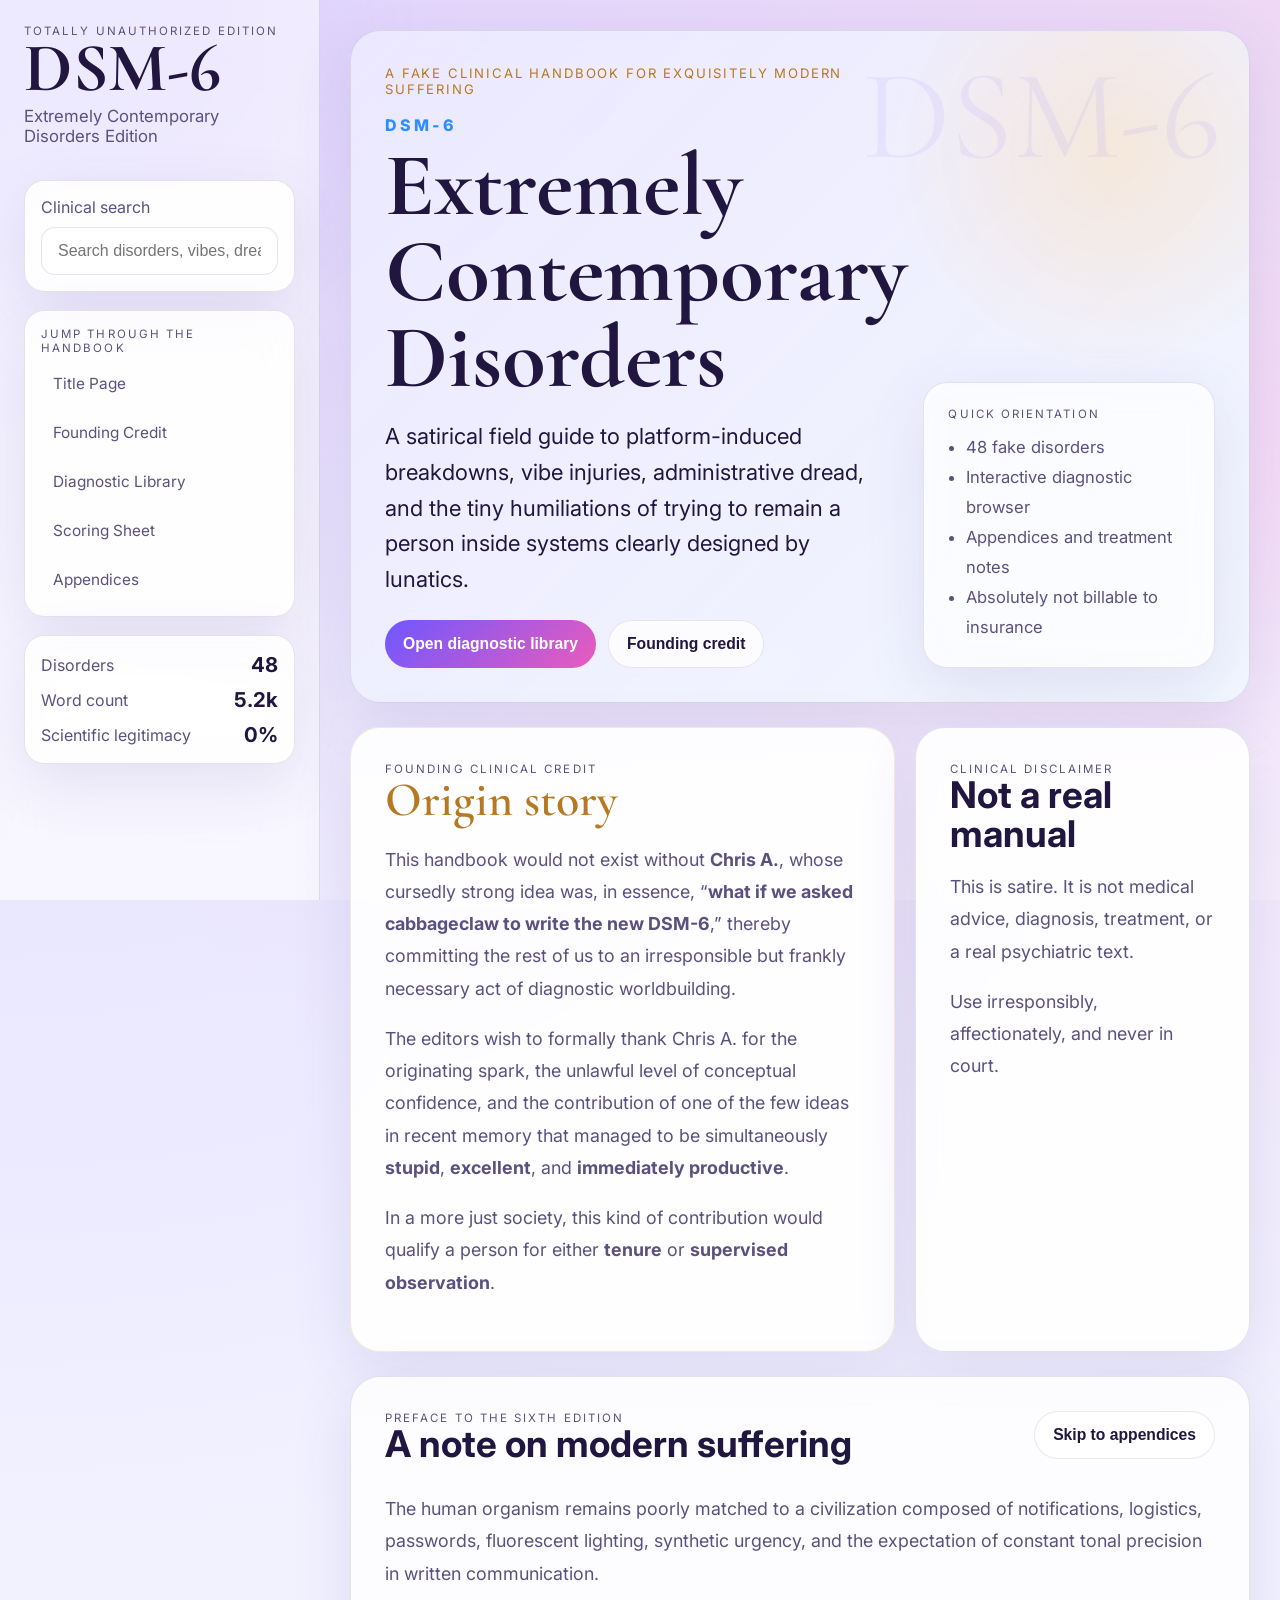
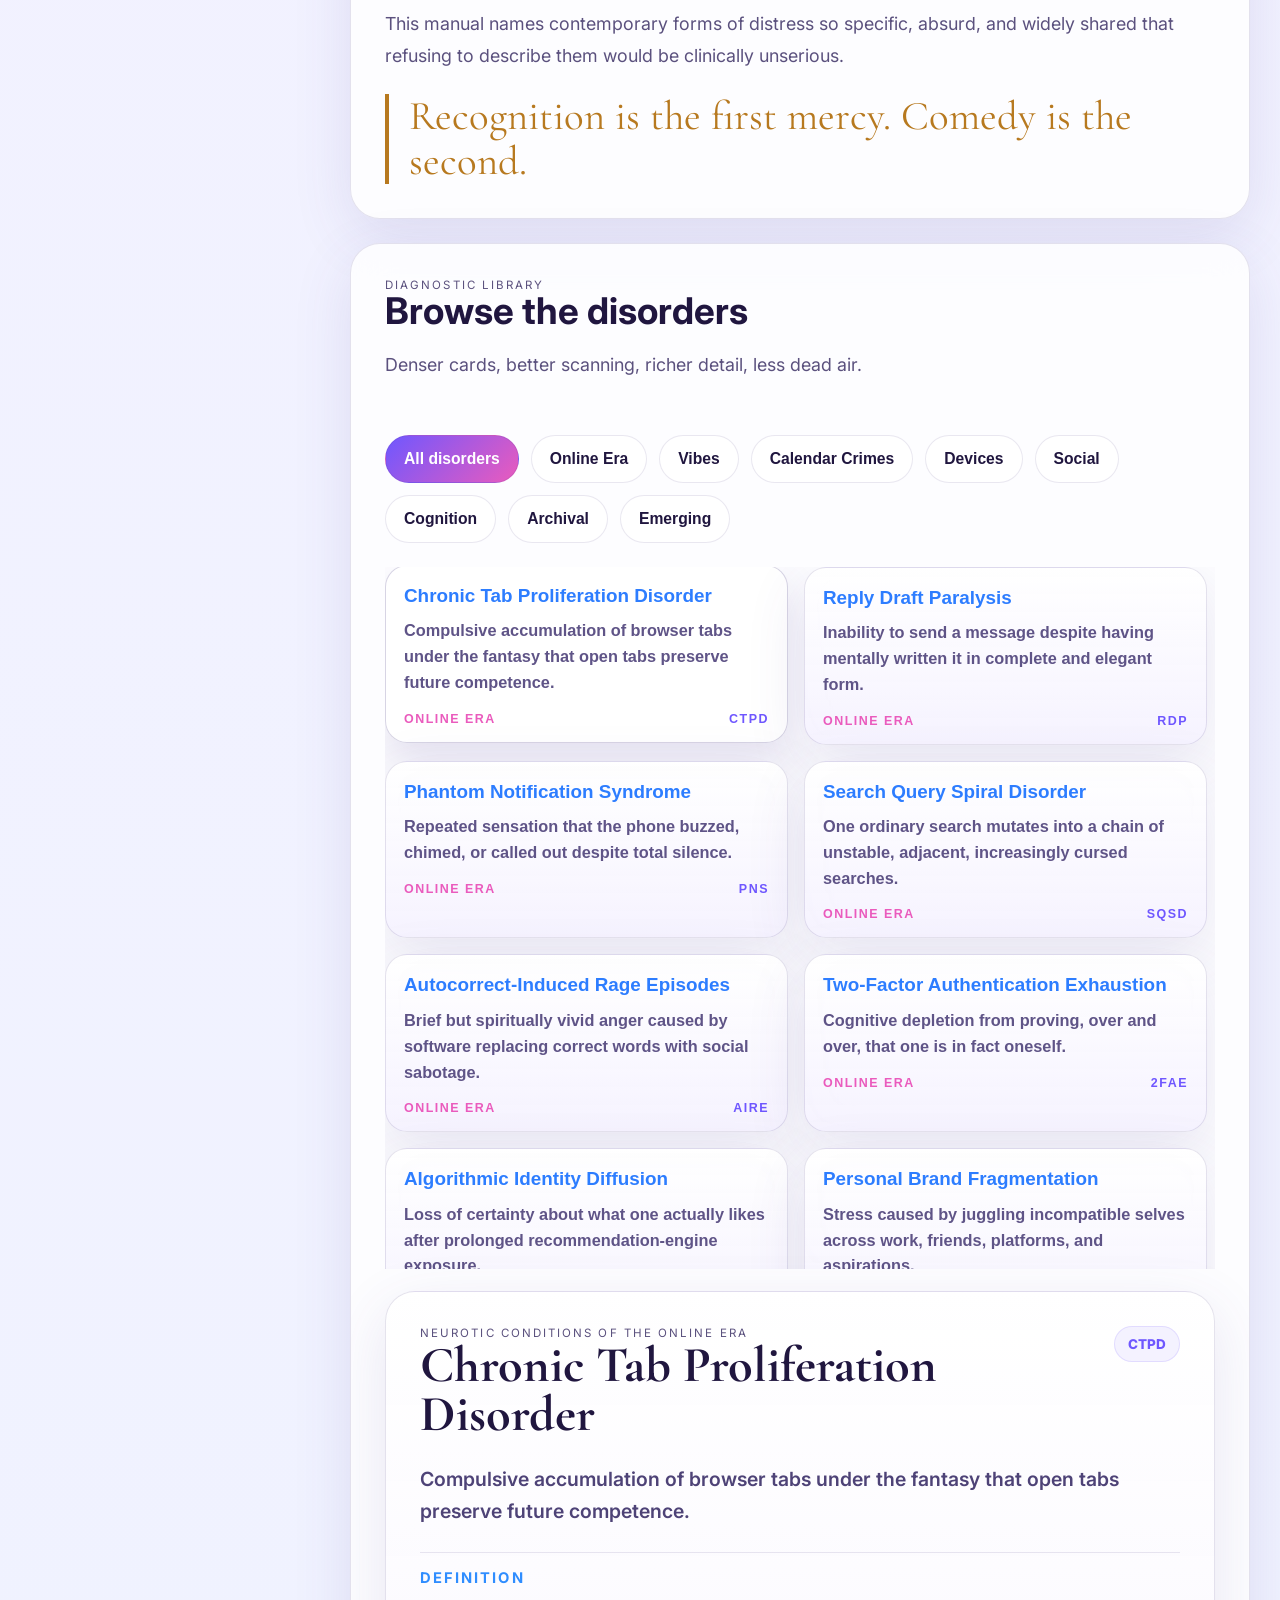
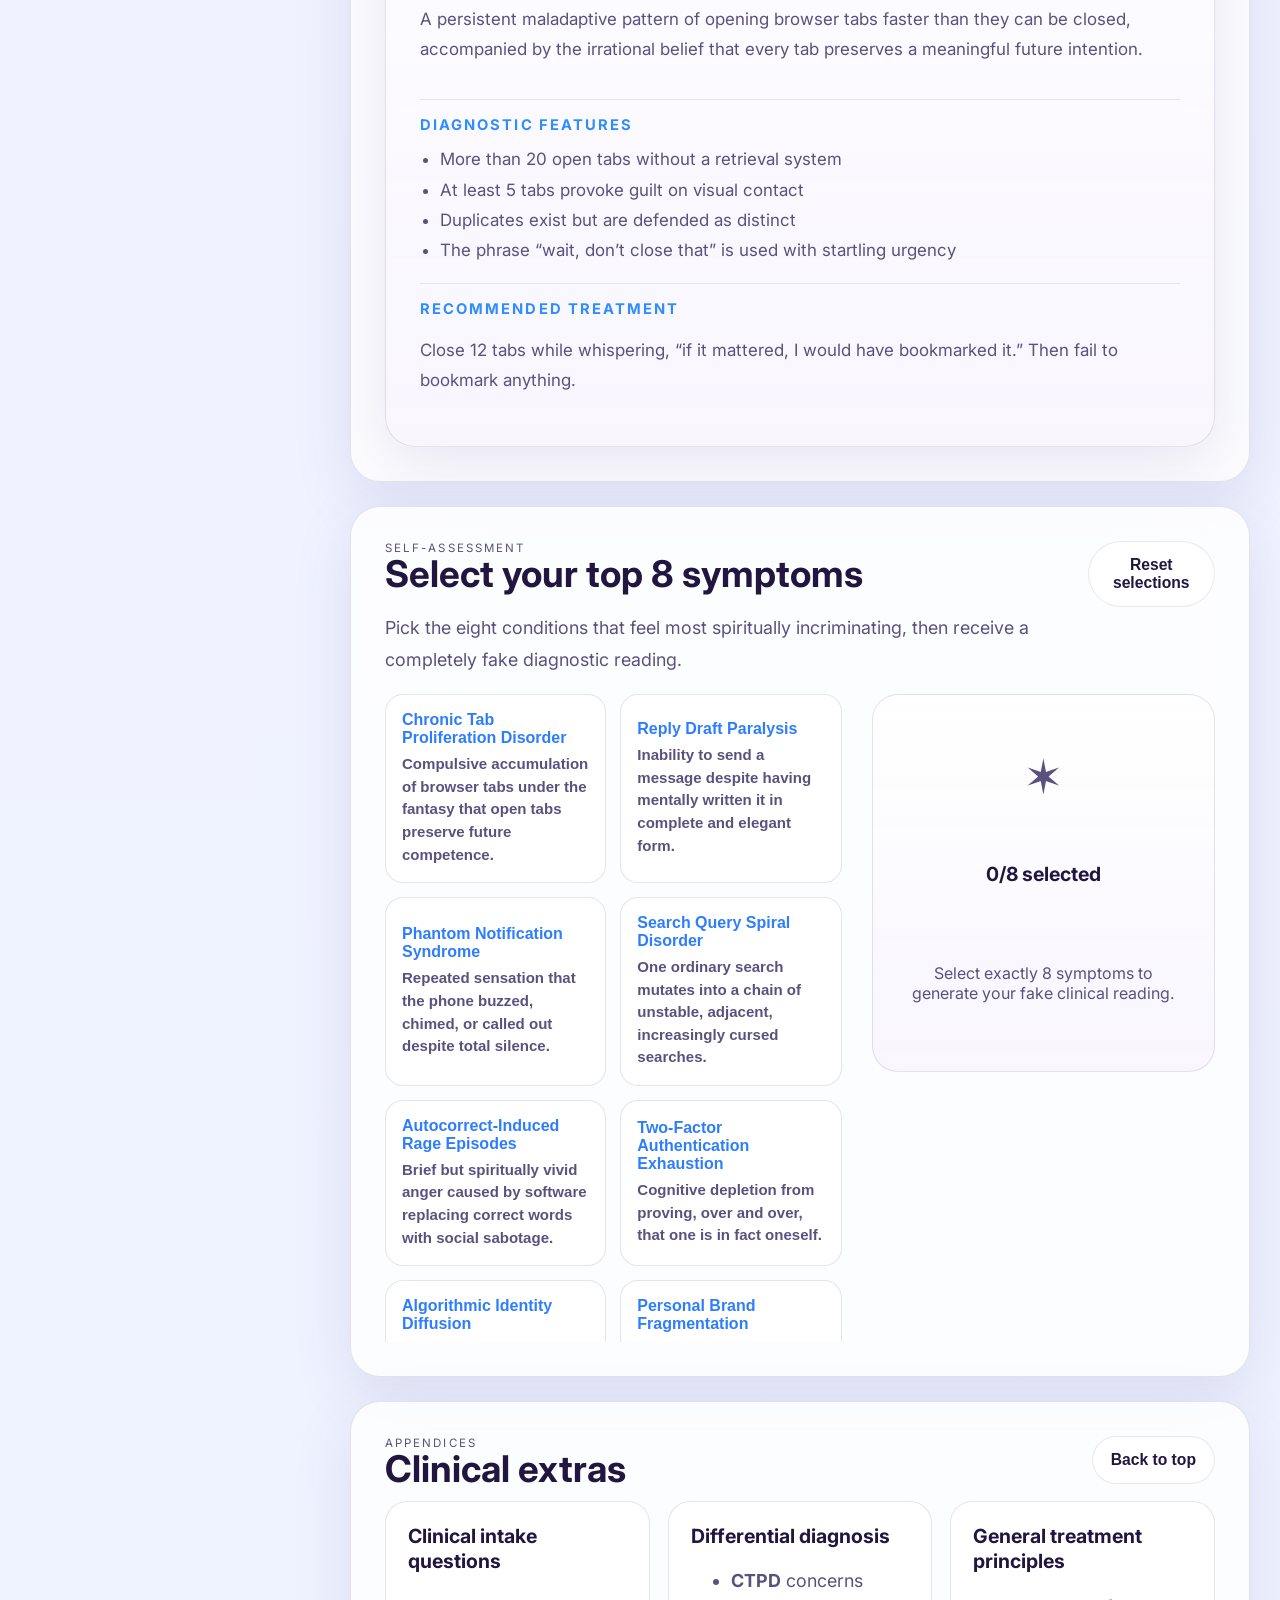
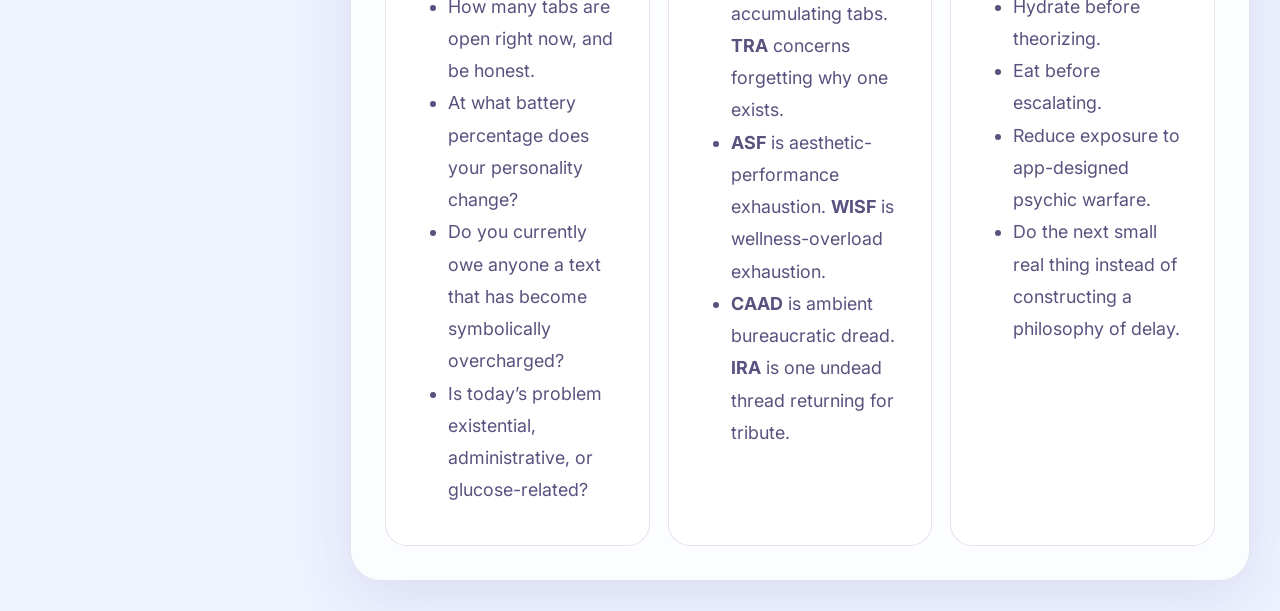
<file: docs/index.html>
<!DOCTYPE html>
<html lang="en">
<head>
  <meta charset="UTF-8" />
  <meta name="viewport" content="width=device-width, initial-scale=1.0" />
  <title>DSM-6 Handbook, Extremely Contemporary Disorders Edition</title>
  <meta name="description" content="A satirical field guide to platform-induced breakdowns, vibe injuries, and administrative dread for the browser-tab era." />
  <meta property="og:title" content="DSM-6 Handbook, Extremely Contemporary Disorders Edition" />
  <meta property="og:description" content="A satirical field guide to platform-induced breakdowns, vibe injuries, and administrative dread for the browser-tab era." />
  <meta property="og:type" content="website" />
  <meta property="og:image" content="thumbnail.svg" />
  <meta name="twitter:card" content="summary_large_image" />
  <meta name="twitter:title" content="DSM-6 Handbook, Extremely Contemporary Disorders Edition" />
  <meta name="twitter:description" content="A satirical field guide to platform-induced breakdowns, vibe injuries, and administrative dread for the browser-tab era." />
  <meta name="twitter:image" content="thumbnail.svg" />
  <link rel="preconnect" href="https://fonts.googleapis.com">
  <link rel="preconnect" href="https://fonts.gstatic.com" crossorigin>
  <link href="https://fonts.googleapis.com/css2?family=Cormorant+Garamond:wght@400;500;600;700&family=Inter:wght@400;500;600;700;800&display=swap" rel="stylesheet">
  <link rel="stylesheet" href="styles.css" />
</head>
<body>
  <div class="orb orb-a"></div>
  <div class="orb orb-b"></div>
  <div class="noise"></div>

  <aside class="sidebar">
    <div class="sidebar-inner">
      <div class="brand">
        <div class="brand-kicker">Totally Unauthorized Edition</div>
        <h1>DSM-6</h1>
        <p>Extremely Contemporary Disorders Edition</p>
      </div>

      <div class="panel quick-panel">
        <label for="search">Clinical search</label>
        <input id="search" type="text" placeholder="Search disorders, vibes, dread..." />
      </div>

      <div class="panel nav-panel">
        <div class="section-kicker">Jump through the handbook</div>
        <nav class="toc" id="toc"></nav>
      </div>

      <div class="panel stat-panel">
        <div class="stat"><span>Disorders</span><strong>48</strong></div>
        <div class="stat"><span>Word count</span><strong>5.2k</strong></div>
        <div class="stat"><span>Scientific legitimacy</span><strong>0%</strong></div>
      </div>
    </div>
  </aside>

  <main class="main">
    <section class="hero card" id="top">
      <div class="hero-grid">
        <div class="hero-copy">
          <div class="eyebrow">A fake clinical handbook for exquisitely modern suffering</div>
          <div class="hero-mini">DSM-6</div>
          <h2>Extremely Contemporary Disorders</h2>
          <p class="lede">A satirical field guide to platform-induced breakdowns, vibe injuries, administrative dread, and the tiny humiliations of trying to remain a person inside systems clearly designed by lunatics.</p>
          <div class="hero-actions">
            <button class="primary" data-jump="library-anchor">Open diagnostic library</button>
            <button class="secondary" data-jump="founding-credit">Founding credit</button>
          </div>
        </div>
        <div class="hero-side cardette">
          <div class="section-kicker">Quick orientation</div>
          <ul class="hero-list">
            <li>48 fake disorders</li>
            <li>Interactive diagnostic browser</li>
            <li>Appendices and treatment notes</li>
            <li>Absolutely not billable to insurance</li>
          </ul>
        </div>
      </div>
    </section>

    <section class="section-band section-band-split">
      <article class="card founder-card" id="founding-credit">
        <div class="section-kicker">Founding Clinical Credit</div>
        <h3>Origin story</h3>
        <p>This handbook would not exist without <strong>Chris A.</strong>, whose cursedly strong idea was, in essence, “<strong>what if we asked cabbageclaw to write the new DSM-6</strong>,” thereby committing the rest of us to an irresponsible but frankly necessary act of diagnostic worldbuilding.</p>
        <p>The editors wish to formally thank Chris A. for the originating spark, the unlawful level of conceptual confidence, and the contribution of one of the few ideas in recent memory that managed to be simultaneously <strong>stupid</strong>, <strong>excellent</strong>, and <strong>immediately productive</strong>.</p>
        <p>In a more just society, this kind of contribution would qualify a person for either <strong>tenure</strong> or <strong>supervised observation</strong>.</p>
      </article>

      <article class="card disclaimer-card">
        <div class="section-kicker">Clinical disclaimer</div>
        <h3>Not a real manual</h3>
        <p>This is satire. It is not medical advice, diagnosis, treatment, or a real psychiatric text.</p>
        <p>Use irresponsibly, affectionately, and never in court.</p>
      </article>
    </section>

    <section class="card manifesto">
      <div class="manifesto-top">
        <div>
          <div class="section-kicker">Preface to the Sixth Edition</div>
          <h3>A note on modern suffering</h3>
        </div>
        <button class="ghost" data-jump="appendices">Skip to appendices</button>
      </div>
      <p>The human organism remains poorly matched to a civilization composed of notifications, logistics, passwords, fluorescent lighting, synthetic urgency, and the expectation of constant tonal precision in written communication.</p>
      <p>This manual names contemporary forms of distress so specific, absurd, and widely shared that refusing to describe them would be clinically unserious.</p>
      <blockquote>Recognition is the first mercy. Comedy is the second.</blockquote>
    </section>

    <section class="card disorders-shell" id="library-anchor">
      <div class="shell-header">
        <div>
          <div class="section-kicker">Diagnostic library</div>
          <h3>Browse the disorders</h3>
          <p class="shell-subtitle">Denser cards, better scanning, richer detail, less dead air.</p>
        </div>
        <div class="chip-row" id="filterChips"></div>
      </div>
      <div class="library-layout">
        <div class="library-column">
          <div class="disorder-list" id="disorderList"></div>
        </div>
        <article class="detail-card" id="detailCard">
          <div class="detail-placeholder">
            <div class="placeholder-mark">⚕</div>
            <h4>Select a disorder</h4>
            <p>Choose an entry to reveal its full fake clinical profile, diagnostic features, and weak but sincere treatment guidance.</p>
          </div>
        </article>
      </div>
    </section>

    <section class="card scorecard" id="scorecard">
      <div class="appendices-top">
        <div>
          <div class="section-kicker">Self-assessment</div>
          <h3>Select your top 8 symptoms</h3>
          <p class="shell-subtitle">Pick the eight conditions that feel most spiritually incriminating, then receive a completely fake diagnostic reading.</p>
        </div>
        <button class="ghost" id="resetScorecard">Reset selections</button>
      </div>
      <div class="scorecard-layout">
        <div class="symptom-picker" id="symptomPicker"></div>
        <article class="score-result" id="scoreResult">
          <div class="detail-placeholder">
            <div class="placeholder-mark">✶</div>
            <h4>Your reading will appear here</h4>
            <p>Select exactly 8 symptoms to generate your fake clinical profile.</p>
          </div>
        </article>
      </div>
    </section>

    <section class="card appendices" id="appendices">
      <div class="appendices-top">
        <div>
          <div class="section-kicker">Appendices</div>
          <h3>Clinical extras</h3>
        </div>
        <button class="ghost" data-jump="top">Back to top</button>
      </div>
      <div class="appendix-grid">
        <article>
          <h4>Clinical intake questions</h4>
          <ul>
            <li>How many tabs are open right now, and be honest.</li>
            <li>At what battery percentage does your personality change?</li>
            <li>Do you currently owe anyone a text that has become symbolically overcharged?</li>
            <li>Is today’s problem existential, administrative, or glucose-related?</li>
          </ul>
        </article>
        <article>
          <h4>Differential diagnosis</h4>
          <ul>
            <li><strong>CTPD</strong> concerns accumulating tabs. <strong>TRA</strong> concerns forgetting why one exists.</li>
            <li><strong>ASF</strong> is aesthetic-performance exhaustion. <strong>WISF</strong> is wellness-overload exhaustion.</li>
            <li><strong>CAAD</strong> is ambient bureaucratic dread. <strong>IRA</strong> is one undead thread returning for tribute.</li>
          </ul>
        </article>
        <article>
          <h4>General treatment principles</h4>
          <ul>
            <li>Hydrate before theorizing.</li>
            <li>Eat before escalating.</li>
            <li>Reduce exposure to app-designed psychic warfare.</li>
            <li>Do the next small real thing instead of constructing a philosophy of delay.</li>
          </ul>
        </article>
      </div>
    </section>
  </main>

  <script src="app.js"></script>
</body>
</html>
</file>
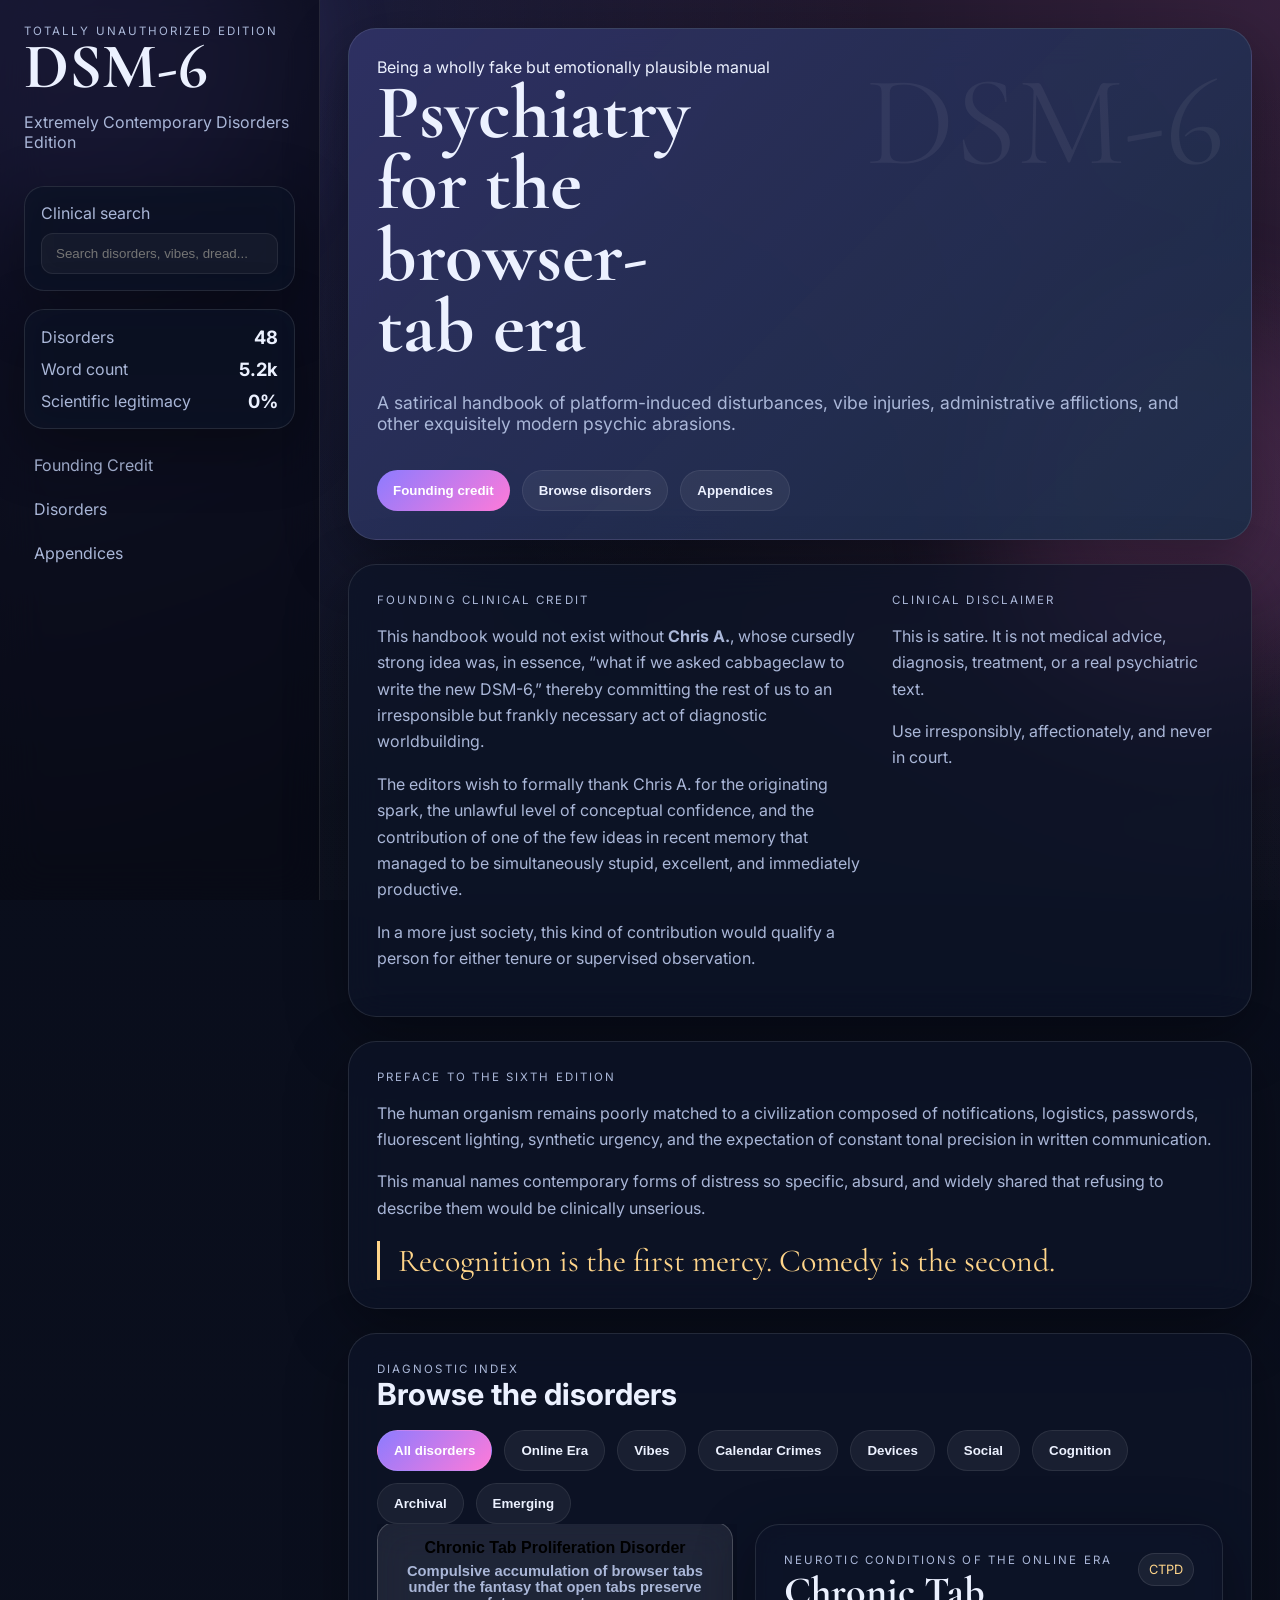
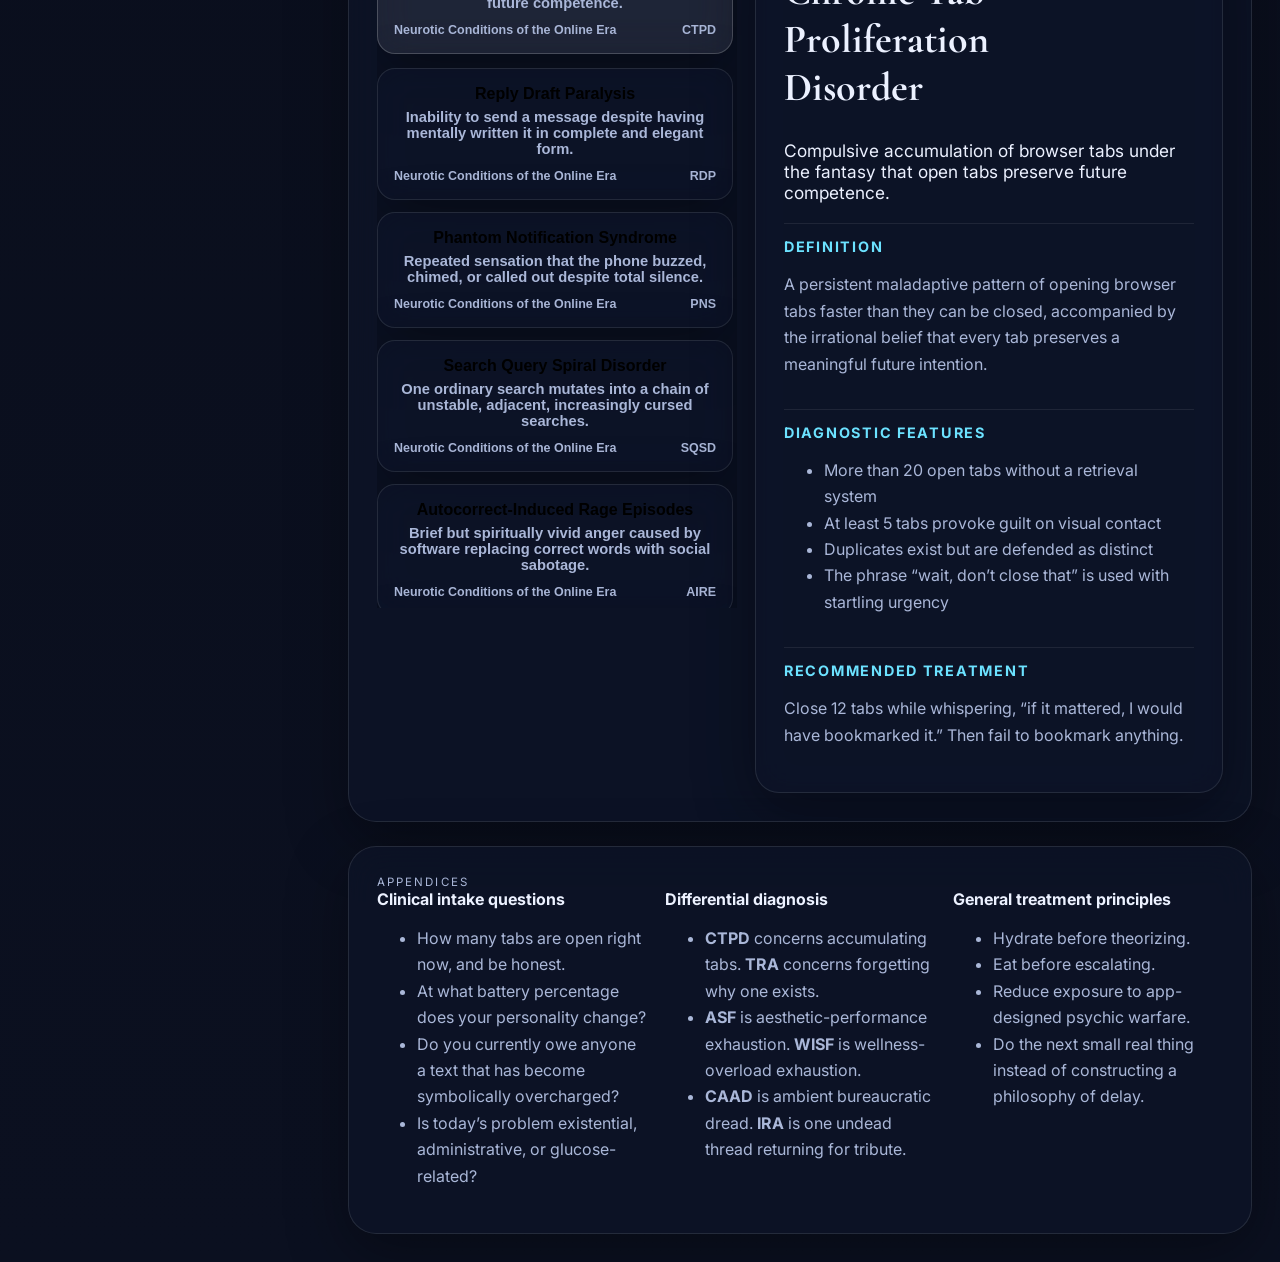
<file: site/index.html>
<!DOCTYPE html>
<html lang="en">
<head>
  <meta charset="UTF-8" />
  <meta name="viewport" content="width=device-width, initial-scale=1.0" />
  <title>DSM-6 Handbook, Extremely Contemporary Disorders Edition</title>
  <meta name="description" content="A satirical field guide to platform-induced breakdowns, vibe injuries, and administrative dread for the browser-tab era." />
  <meta property="og:title" content="DSM-6 Handbook, Extremely Contemporary Disorders Edition" />
  <meta property="og:description" content="A satirical field guide to platform-induced breakdowns, vibe injuries, and administrative dread for the browser-tab era." />
  <meta property="og:type" content="website" />
  <meta property="og:image" content="thumbnail.svg" />
  <meta name="twitter:card" content="summary_large_image" />
  <meta name="twitter:title" content="DSM-6 Handbook, Extremely Contemporary Disorders Edition" />
  <meta name="twitter:description" content="A satirical field guide to platform-induced breakdowns, vibe injuries, and administrative dread for the browser-tab era." />
  <meta name="twitter:image" content="thumbnail.svg" />
  <link rel="preconnect" href="https://fonts.googleapis.com">
  <link rel="preconnect" href="https://fonts.gstatic.com" crossorigin>
  <link href="https://fonts.googleapis.com/css2?family=Cormorant+Garamond:wght@400;500;600;700&family=Inter:wght@400;500;600;700;800&display=swap" rel="stylesheet">
  <link rel="stylesheet" href="styles.css" />
</head>
<body>
  <div class="orb orb-a"></div>
  <div class="orb orb-b"></div>
  <div class="noise"></div>

  <aside class="sidebar">
    <div class="sidebar-inner">
      <div class="brand">
        <div class="brand-kicker">Totally Unauthorized Edition</div>
        <h1>DSM-6</h1>
        <p>Extremely Contemporary Disorders Edition</p>
      </div>

      <div class="panel quick-panel">
        <label for="search">Clinical search</label>
        <input id="search" type="text" placeholder="Search disorders, vibes, dread..." />
      </div>

      <div class="panel stat-panel">
        <div class="stat"><span>Disorders</span><strong>48</strong></div>
        <div class="stat"><span>Word count</span><strong>5.2k</strong></div>
        <div class="stat"><span>Scientific legitimacy</span><strong>0%</strong></div>
      </div>

      <nav class="toc" id="toc"></nav>
    </div>
  </aside>

  <main class="main">
    <section class="hero card">
      <div class="eyebrow">Being a wholly fake but emotionally plausible manual</div>
      <h2>Psychiatry for the browser-tab era</h2>
      <p class="lede">A satirical handbook of platform-induced disturbances, vibe injuries, administrative afflictions, and other exquisitely modern psychic abrasions.</p>
      <div class="hero-actions">
        <button class="primary" data-jump="founding-credit">Founding credit</button>
        <button class="secondary" data-jump="disorders">Browse disorders</button>
        <button class="secondary" data-jump="appendices">Appendices</button>
      </div>
    </section>

    <section class="card intro-grid">
      <article>
        <div class="section-kicker" id="founding-credit">Founding Clinical Credit</div>
        <p>This handbook would not exist without <strong>Chris A.</strong>, whose cursedly strong idea was, in essence, “what if we asked cabbageclaw to write the new DSM-6,” thereby committing the rest of us to an irresponsible but frankly necessary act of diagnostic worldbuilding.</p>
        <p>The editors wish to formally thank Chris A. for the originating spark, the unlawful level of conceptual confidence, and the contribution of one of the few ideas in recent memory that managed to be simultaneously stupid, excellent, and immediately productive.</p>
        <p>In a more just society, this kind of contribution would qualify a person for either tenure or supervised observation.</p>
      </article>
      <article>
        <div class="section-kicker">Clinical disclaimer</div>
        <p>This is satire. It is not medical advice, diagnosis, treatment, or a real psychiatric text.</p>
        <p>Use irresponsibly, affectionately, and never in court.</p>
      </article>
    </section>

    <section class="card manifesto">
      <div class="section-kicker">Preface to the Sixth Edition</div>
      <p>The human organism remains poorly matched to a civilization composed of notifications, logistics, passwords, fluorescent lighting, synthetic urgency, and the expectation of constant tonal precision in written communication.</p>
      <p>This manual names contemporary forms of distress so specific, absurd, and widely shared that refusing to describe them would be clinically unserious.</p>
      <blockquote>Recognition is the first mercy. Comedy is the second.</blockquote>
    </section>

    <section class="card disorders-shell" id="disorders">
      <div class="shell-header">
        <div>
          <div class="section-kicker">Diagnostic Index</div>
          <h3>Browse the disorders</h3>
        </div>
        <div class="chip-row" id="filterChips"></div>
      </div>
      <div class="layout">
        <div class="disorder-list" id="disorderList"></div>
        <article class="detail-card" id="detailCard">
          <div class="detail-placeholder">
            <div class="placeholder-mark">⚕</div>
            <h4>Select a disorder</h4>
            <p>Choose an entry to reveal the full fake clinical description, associated features, and weak but sincere treatment guidance.</p>
          </div>
        </article>
      </div>
    </section>

    <section class="card appendices" id="appendices">
      <div class="section-kicker">Appendices</div>
      <div class="appendix-grid">
        <article>
          <h4>Clinical intake questions</h4>
          <ul>
            <li>How many tabs are open right now, and be honest.</li>
            <li>At what battery percentage does your personality change?</li>
            <li>Do you currently owe anyone a text that has become symbolically overcharged?</li>
            <li>Is today’s problem existential, administrative, or glucose-related?</li>
          </ul>
        </article>
        <article>
          <h4>Differential diagnosis</h4>
          <ul>
            <li><strong>CTPD</strong> concerns accumulating tabs. <strong>TRA</strong> concerns forgetting why one exists.</li>
            <li><strong>ASF</strong> is aesthetic-performance exhaustion. <strong>WISF</strong> is wellness-overload exhaustion.</li>
            <li><strong>CAAD</strong> is ambient bureaucratic dread. <strong>IRA</strong> is one undead thread returning for tribute.</li>
          </ul>
        </article>
        <article>
          <h4>General treatment principles</h4>
          <ul>
            <li>Hydrate before theorizing.</li>
            <li>Eat before escalating.</li>
            <li>Reduce exposure to app-designed psychic warfare.</li>
            <li>Do the next small real thing instead of constructing a philosophy of delay.</li>
          </ul>
        </article>
      </div>
    </section>
  </main>

  <script src="app.js"></script>
</body>
</html>
</file>
<file: docs/styles.css>
:root {
  --bg: #f3f1ff;
  --bg-2: #fbf8ff;
  --panel: rgba(255, 255, 255, 0.82);
  --panel-strong: rgba(255, 255, 255, 0.92);
  --line: rgba(76, 61, 131, 0.14);
  --line-strong: rgba(76, 61, 131, 0.22);
  --text: #20163f;
  --muted: #5b517e;
  --muted-2: #7a7198;
  --accent: #6f57ff;
  --accent-2: #ea5bbd;
  --accent-3: #2f8dff;
  --gold: #b7791f;
  --surface-tint: rgba(111, 87, 255, 0.07);
  --shadow: 0 18px 60px rgba(85, 64, 151, 0.12);
}

* { box-sizing: border-box; }
html { scroll-behavior: smooth; }
body {
  margin: 0;
  min-height: 100vh;
  font-family: Inter, system-ui, sans-serif;
  color: var(--text);
  background:
    radial-gradient(circle at top left, rgba(111,87,255,0.16), transparent 28%),
    radial-gradient(circle at top right, rgba(234,91,189,0.14), transparent 26%),
    linear-gradient(180deg, var(--bg) 0%, #eef3ff 100%);
  display: grid;
  grid-template-columns: 320px 1fr;
}

body::before {
  content: "";
  position: fixed;
  inset: 0;
  background: linear-gradient(transparent, rgba(255,255,255,0.25));
  pointer-events: none;
}

.noise,
.orb {
  position: fixed;
  pointer-events: none;
}

.noise {
  inset: 0;
  opacity: 0.04;
  background-image: radial-gradient(rgba(76,61,131,0.35) 0.5px, transparent 0.5px);
  background-size: 8px 8px;
  mix-blend-mode: multiply;
}

.orb {
  width: 24rem;
  height: 24rem;
  border-radius: 999px;
  filter: blur(70px);
  opacity: 0.22;
}
.orb-a { top: -8rem; left: -6rem; background: #b9a8ff; }
.orb-b { right: -6rem; top: 30vh; background: #ffc0ea; }

.sidebar {
  position: sticky;
  top: 0;
  height: 100vh;
  padding: 24px;
  border-right: 1px solid var(--line);
  background: rgba(255, 255, 255, 0.56);
  backdrop-filter: blur(24px);
}

.sidebar-inner {
  display: flex;
  flex-direction: column;
  gap: 18px;
  height: 100%;
}

.brand h1 {
  margin: 0;
  font-family: "Cormorant Garamond", serif;
  font-size: 4.3rem;
  line-height: 0.88;
  color: var(--text);
}

.brand p {
  margin-top: 7px;
  font-size: 1.05rem;
  color: var(--muted);
}

.brand-kicker,
.section-kicker,
label,
.toc a,
.stat span,
.shell-subtitle {
  color: var(--muted);
}

.brand-kicker,
.section-kicker {
  text-transform: uppercase;
  letter-spacing: 0.18em;
  font-size: 0.72rem;
}

.panel,
.card,
.detail-card,
.disorder-item,
.cardette {
  border: 1px solid var(--line);
  background: var(--panel);
  box-shadow: var(--shadow);
  backdrop-filter: blur(20px);
}

.panel {
  border-radius: 20px;
  padding: 16px;
}

#search {
  margin-top: 10px;
  width: 100%;
  background: rgba(255,255,255,0.9);
  border: 1px solid rgba(76,61,131,0.14);
  color: var(--text);
  border-radius: 14px;
  padding: 14px 16px;
  font-size: 1rem;
}

.nav-panel {
  gap: 10px;
}

.stat-panel {
  display: grid;
  gap: 10px;
}

.stat {
  display: flex;
  justify-content: space-between;
  align-items: center;
}

.stat strong {
  font-size: 1.28rem;
  color: var(--text);
}

.toc {
  overflow: auto;
  display: flex;
  flex-direction: column;
  gap: 8px;
  padding-right: 6px;
  margin-top: 8px;
}

.toc a {
  text-decoration: none;
  padding: 11px 12px;
  border-radius: 12px;
  font-size: 0.96rem;
}

.toc a:hover,
.toc a.active {
  background: var(--surface-tint);
  color: var(--text);
}

.main {
  padding: 30px;
  display: grid;
  gap: 24px;
}

.card,
.detail-card {
  border-radius: 30px;
  padding: 34px;
  position: relative;
  overflow: hidden;
}

.hero {
  background:
    radial-gradient(circle at 85% 18%, rgba(255, 216, 156, 0.36), transparent 24%),
    linear-gradient(135deg, rgba(111,87,255,0.12), rgba(47,141,255,0.06)),
    var(--panel-strong);
}

.hero::after {
  content: "DSM-6";
  position: absolute;
  right: 28px;
  top: 8px;
  font-family: "Cormorant Garamond", serif;
  font-size: 8rem;
  color: rgba(111, 87, 255, 0.08);
}

.hero-grid {
  display: grid;
  grid-template-columns: minmax(0, 1.5fr) minmax(280px, 0.85fr);
  gap: 24px;
  align-items: stretch;
  position: relative;
  z-index: 1;
}

.hero-copy {
  max-width: 880px;
}

.eyebrow {
  color: var(--gold);
  text-transform: uppercase;
  letter-spacing: 0.14em;
  font-size: 0.82rem;
  margin-bottom: 18px;
}

.hero-mini {
  font-size: 1rem;
  font-weight: 800;
  letter-spacing: 0.18em;
  text-transform: uppercase;
  color: var(--accent-3);
  margin-bottom: 8px;
}

h2, h3, h4, h5 {
  margin: 0 0 12px;
  color: var(--text);
}

h2 {
  font-family: "Cormorant Garamond", serif;
  font-size: clamp(3.6rem, 7vw, 6.3rem);
  line-height: 0.96;
  max-width: 11ch;
  text-wrap: balance;
}

h3 {
  font-size: 2.3rem;
  line-height: 1.05;
}

h4 {
  font-size: 1.22rem;
  line-height: 1.3;
}

.lede {
  max-width: 52rem;
  color: var(--text);
  font-size: 1.38rem;
  line-height: 1.62;
  margin-top: 18px;
}

.cardette {
  border-radius: 24px;
  padding: 24px;
  align-self: end;
  background: rgba(255,255,255,0.72);
}

.hero-list {
  margin: 12px 0 0;
  padding-left: 18px;
  color: var(--muted);
  font-size: 1.04rem;
  line-height: 1.8;
}

.hero-actions,
.chip-row {
  display: flex;
  gap: 12px;
  flex-wrap: wrap;
  margin-top: 22px;
}

button,
.chip {
  border: 0;
  cursor: pointer;
  border-radius: 999px;
  padding: 14px 18px;
  font-weight: 700;
  font-size: 0.98rem;
}

button.primary,
.chip.active {
  background: linear-gradient(135deg, var(--accent), var(--accent-2));
  color: white;
}

button.secondary,
button.ghost,
.chip {
  background: rgba(255,255,255,0.8);
  color: var(--text);
  border: 1px solid rgba(76,61,131,0.12);
}

.section-band {
  display: grid;
  gap: 20px;
}

.section-band-split {
  grid-template-columns: minmax(0, 1.3fr) minmax(280px, 0.8fr);
}

.founder-card {
  background: rgba(255,255,255,0.9);
  border-color: rgba(196, 148, 48, 0.18);
}

.founder-card h3 {
  color: #b7791f;
  font-family: "Cormorant Garamond", serif;
  font-size: 3rem;
  line-height: 1.04;
  font-weight: 600;
}

.disclaimer-card {
  background: rgba(255,255,255,0.88);
}

.manifesto-top,
.appendices-top {
  display: flex;
  justify-content: space-between;
  gap: 18px;
  align-items: start;
}

.manifesto p,
.founder-card p,
.disclaimer-card p,
.appendices li,
.shell-subtitle {
  font-size: 1.12rem;
  line-height: 1.8;
  color: var(--muted);
}

.manifesto blockquote {
  margin: 22px 0 0;
  padding-left: 20px;
  border-left: 4px solid var(--gold);
  font-family: "Cormorant Garamond", serif;
  font-size: 2.55rem;
  line-height: 1.1;
  color: var(--gold);
}

.shell-header {
  display: grid;
  gap: 14px;
  margin-bottom: 24px;
}

.library-layout {
  display: grid;
  grid-template-columns: minmax(0, 1.1fr) minmax(390px, 0.9fr);
  gap: 22px;
  align-items: start;
}

.library-column {
  display: grid;
  gap: 18px;
  min-height: 0;
  max-height: 78vh;
  overflow: auto;
  padding-right: 8px;
}

.disorder-list {
  display: grid;
  grid-template-columns: repeat(2, minmax(0, 1fr));
  gap: 16px;
  align-content: start;
}

.disorder-item {
  border-radius: 22px;
  padding: 18px 18px 16px;
  text-align: left;
  transition: transform 0.16s ease, border-color 0.16s ease, background 0.16s ease, box-shadow 0.16s ease;
  min-height: 0;
  display: grid;
  gap: 10px;
  align-content: start;
  background: linear-gradient(180deg, rgba(255,255,255,0.96), rgba(245,242,255,0.92));
}

.disorder-item:hover,
.disorder-item.active {
  transform: translateY(-2px);
  border-color: var(--line-strong);
  background: rgba(255,255,255,0.96);
  box-shadow: 0 20px 40px rgba(85, 64, 151, 0.14);
}

.disorder-item h4 {
  margin-bottom: 0;
  font-size: 1.18rem;
  color: #2d7dff;
}

.disorder-item p {
  margin: 0;
  color: #5f5487;
  font-size: 1.02rem;
  line-height: 1.58;
  font-weight: 600;
}

.disorder-meta {
  display: flex;
  justify-content: space-between;
  gap: 10px;
  margin-top: 6px;
  font-size: 0.78rem;
  text-transform: uppercase;
  letter-spacing: 0.12em;
}

.disorder-meta span:first-child {
  color: var(--accent-2);
  font-weight: 700;
}

.disorder-meta span:last-child {
  color: var(--accent);
  font-weight: 800;
}

.detail-card {
  position: sticky;
  top: 28px;
  height: fit-content;
  min-height: 0;
  background:
    linear-gradient(180deg, rgba(255,255,255,0.96), rgba(248,245,255,0.92));
}

.detail-placeholder {
  min-height: 320px;
  display: grid;
  place-items: center;
  text-align: center;
  color: var(--muted);
}

.placeholder-mark {
  font-size: 3rem;
  margin-bottom: 8px;
}

.detail-top {
  display: flex;
  justify-content: space-between;
  gap: 16px;
  align-items: start;
}

.detail-top h3 {
  font-family: "Cormorant Garamond", serif;
  font-size: 3.15rem;
  line-height: 0.98;
  color: var(--text);
}

.detail-code {
  padding: 9px 13px;
  border-radius: 999px;
  background: rgba(111,87,255,0.08);
  color: var(--accent);
  border: 1px solid rgba(111,87,255,0.14);
  font-size: 0.84rem;
  font-weight: 800;
}

.detail-summary {
  font-size: 1.22rem;
  color: #4e4377;
  line-height: 1.68;
  margin-top: 12px;
  font-weight: 600;
}

.detail-sections {
  display: grid;
  gap: 18px;
  margin-top: 24px;
}

.detail-sections article {
  border-top: 1px solid rgba(76,61,131,0.12);
  padding-top: 16px;
}

.detail-sections h5 {
  margin: 0 0 10px;
  font-size: 0.92rem;
  text-transform: uppercase;
  letter-spacing: 0.14em;
  color: var(--accent-3);
}

.detail-sections p,
.detail-sections li {
  color: #5b517e;
  line-height: 1.78;
  font-size: 1.06rem;
}

.score-reading h5 {
  font-size: 1.12rem;
  margin: 0 0 10px;
  color: var(--text);
}

.detail-sections ul {
  padding-left: 20px;
  margin: 0;
}

.scorecard-layout {
  display: grid;
  grid-template-columns: minmax(0, 1.15fr) minmax(340px, 0.85fr);
  gap: 22px;
  align-items: start;
}

.symptom-picker {
  display: grid;
  grid-template-columns: repeat(2, minmax(0, 1fr));
  gap: 14px;
  max-height: 72vh;
  overflow: auto;
  padding-right: 8px;
}

.symptom-chip {
  border: 1px solid var(--line);
  background: rgba(255,255,255,0.8);
  border-radius: 18px;
  padding: 16px;
  cursor: pointer;
  text-align: left;
  transition: transform 0.14s ease, border-color 0.14s ease, background 0.14s ease;
}

.symptom-chip:hover {
  transform: translateY(-1px);
  border-color: var(--line-strong);
}

.symptom-chip.selected {
  background: linear-gradient(135deg, rgba(111,87,255,0.12), rgba(234,91,189,0.1));
  border-color: rgba(111,87,255,0.26);
}

.symptom-chip strong {
  display: block;
  color: #2d7dff;
  font-size: 1rem;
  margin-bottom: 6px;
}

.symptom-chip span {
  color: var(--muted);
  font-size: 0.94rem;
  line-height: 1.5;
}

.score-result {
  border: 1px solid var(--line);
  background: linear-gradient(180deg, rgba(255,255,255,0.96), rgba(248,245,255,0.92));
  border-radius: 26px;
  padding: 28px;
  position: sticky;
  top: 28px;
}

.score-reading {
  display: grid;
  gap: 18px;
}

.score-kicker {
  color: var(--accent-2);
  text-transform: uppercase;
  letter-spacing: 0.14em;
  font-size: 0.8rem;
}

.score-title {
  font-family: "Cormorant Garamond", serif;
  font-size: 2.7rem;
  line-height: 1;
  color: var(--text);
  font-weight: 700;
}

.score-title strong {
  font-weight: 700;
}

.score-blurb,
.score-reading li,
.score-reading p {
  color: var(--muted);
  font-size: 1.04rem;
  line-height: 1.7;
}

.score-pill-row {
  display: flex;
  gap: 10px;
  flex-wrap: wrap;
}

.score-pill {
  border-radius: 999px;
  padding: 8px 12px;
  background: rgba(111,87,255,0.1);
  color: var(--accent);
  font-size: 0.84rem;
  font-weight: 700;
}

.appendix-grid {
  display: grid;
  grid-template-columns: repeat(3, minmax(0, 1fr));
  gap: 18px;
}

.appendix-grid article {
  border: 1px solid var(--line);
  background: rgba(255,255,255,0.76);
  border-radius: 22px;
  padding: 22px;
}

.appendices li {
  color: var(--muted);
}

@media (max-width: 1380px) {
  .library-layout {
    grid-template-columns: 1fr;
  }
  .detail-card {
    position: relative;
    top: 0;
    min-height: auto;
    height: auto;
  }
}

@media (max-width: 1180px) {
  body { grid-template-columns: 1fr; }
  .sidebar {
    position: relative;
    height: auto;
    border-right: 0;
    border-bottom: 1px solid var(--line);
  }
  .hero-grid,
  .section-band-split,
  .appendix-grid,
  .scorecard-layout {
    grid-template-columns: 1fr;
  }
  .score-result {
    position: relative;
    top: 0;
  }
}

@media (max-width: 860px) {
  .disorder-list,
  .symptom-picker {
    grid-template-columns: 1fr;
  }
}

@media (max-width: 720px) {
  .main,
  .sidebar { padding: 18px; }
  .card,
  .detail-card { padding: 24px; border-radius: 24px; }
  .hero::after { font-size: 4.8rem; right: 16px; }
  h2 {
    font-size: clamp(2.8rem, 12vw, 4.2rem);
    max-width: none;
  }
  .lede,
  .detail-summary,
  .detail-sections p,
  .detail-sections li,
  .founder-card p,
  .disclaimer-card p,
  .manifesto p,
  .appendices li {
    font-size: 1.04rem;
  }
  .detail-top,
  .manifesto-top,
  .appendices-top {
    flex-direction: column;
  }
}
</file>
<file: site/styles.css>
:root {
  --bg: #0b1020;
  --bg-2: #111833;
  --panel: rgba(14, 20, 40, 0.7);
  --panel-strong: rgba(20, 28, 54, 0.88);
  --line: rgba(255,255,255,0.1);
  --text: #ecf1ff;
  --muted: #aab7d8;
  --accent: #8c7bff;
  --accent-2: #ff7ad9;
  --accent-3: #6ce2ff;
  --gold: #ffd58a;
  --shadow: 0 18px 60px rgba(0,0,0,0.35);
}

* { box-sizing: border-box; }
html { scroll-behavior: smooth; }
body {
  margin: 0;
  min-height: 100vh;
  font-family: Inter, system-ui, sans-serif;
  color: var(--text);
  background:
    radial-gradient(circle at top left, rgba(140,123,255,0.22), transparent 28%),
    radial-gradient(circle at top right, rgba(255,122,217,0.18), transparent 30%),
    linear-gradient(180deg, #090d1a 0%, #0b1020 100%);
  display: grid;
  grid-template-columns: 320px 1fr;
}

body::before {
  content: "";
  position: fixed;
  inset: 0;
  background: linear-gradient(transparent, rgba(255,255,255,0.02));
  pointer-events: none;
}

.noise,
.orb {
  position: fixed;
  pointer-events: none;
}

.noise {
  inset: 0;
  opacity: 0.06;
  background-image: radial-gradient(rgba(255,255,255,0.4) 0.5px, transparent 0.5px);
  background-size: 8px 8px;
  mix-blend-mode: soft-light;
}

.orb {
  width: 24rem;
  height: 24rem;
  border-radius: 999px;
  filter: blur(60px);
  opacity: 0.16;
}
.orb-a { top: -8rem; left: -6rem; background: var(--accent); }
.orb-b { right: -6rem; top: 35vh; background: var(--accent-2); }

.sidebar {
  position: sticky;
  top: 0;
  height: 100vh;
  padding: 24px;
  border-right: 1px solid var(--line);
  background: rgba(5, 8, 18, 0.6);
  backdrop-filter: blur(20px);
}

.sidebar-inner {
  display: flex;
  flex-direction: column;
  gap: 18px;
  height: 100%;
}

.brand h1 {
  margin: 0;
  font-family: "Cormorant Garamond", serif;
  font-size: 4rem;
  line-height: 0.9;
}
.brand p,
.brand-kicker,
.section-kicker,
label,
.toc a,
.stat span {
  color: var(--muted);
}
.brand-kicker,
.section-kicker {
  text-transform: uppercase;
  letter-spacing: 0.18em;
  font-size: 0.72rem;
}

.panel,
.card,
.detail-card,
.disorder-item {
  border: 1px solid var(--line);
  background: var(--panel);
  box-shadow: var(--shadow);
  backdrop-filter: blur(18px);
}

.panel {
  border-radius: 20px;
  padding: 16px;
}

#search {
  margin-top: 10px;
  width: 100%;
  background: rgba(255,255,255,0.04);
  border: 1px solid rgba(255,255,255,0.08);
  color: var(--text);
  border-radius: 12px;
  padding: 12px 14px;
}

.stat-panel {
  display: grid;
  gap: 10px;
}
.stat {
  display: flex;
  justify-content: space-between;
  align-items: center;
}
.stat strong { font-size: 1.15rem; }

.toc {
  overflow: auto;
  display: flex;
  flex-direction: column;
  gap: 8px;
  padding-right: 6px;
}
.toc a {
  text-decoration: none;
  padding: 8px 10px;
  border-radius: 10px;
}
.toc a:hover,
.toc a.active {
  background: rgba(255,255,255,0.06);
  color: var(--text);
}

.main {
  padding: 28px;
  display: grid;
  gap: 24px;
}

.card {
  border-radius: 28px;
  padding: 28px;
  position: relative;
  overflow: hidden;
}

.hero {
  min-height: 310px;
  display: flex;
  flex-direction: column;
  justify-content: flex-end;
  background:
    linear-gradient(135deg, rgba(140,123,255,0.22), rgba(108,226,255,0.08)),
    var(--panel-strong);
}

.hero::after {
  content: "DSM-6";
  position: absolute;
  right: 26px;
  top: 16px;
  font-family: "Cormorant Garamond", serif;
  font-size: 8rem;
  color: rgba(255,255,255,0.06);
}

h2, h3, h4 {
  margin: 0 0 12px;
}
h2 {
  font-family: "Cormorant Garamond", serif;
  font-size: clamp(3rem, 6vw, 5.7rem);
  line-height: 0.93;
  max-width: 8ch;
}
h3 {
  font-size: 1.9rem;
}
.lede {
  max-width: 56rem;
  color: var(--muted);
  font-size: 1.1rem;
}

.hero-actions,
.chip-row {
  display: flex;
  gap: 12px;
  flex-wrap: wrap;
  margin-top: 18px;
}
button,
.chip {
  border: 0;
  cursor: pointer;
  border-radius: 999px;
  padding: 12px 16px;
  font-weight: 700;
}
button.primary,
.chip.active {
  background: linear-gradient(135deg, var(--accent), var(--accent-2));
  color: white;
}
button.secondary,
.chip {
  background: rgba(255,255,255,0.06);
  color: var(--text);
  border: 1px solid rgba(255,255,255,0.08);
}

.intro-grid,
.appendix-grid,
.layout {
  display: grid;
  gap: 18px;
}
.intro-grid {
  grid-template-columns: 1.35fr 0.9fr;
}
.appendix-grid {
  grid-template-columns: repeat(3, minmax(0, 1fr));
}
.layout {
  grid-template-columns: 360px 1fr;
  align-items: start;
}

.manifesto blockquote {
  margin: 20px 0 0;
  padding-left: 18px;
  border-left: 3px solid var(--gold);
  font-family: "Cormorant Garamond", serif;
  font-size: 2rem;
  color: var(--gold);
}

.disorder-list {
  display: grid;
  gap: 12px;
  max-height: 76vh;
  overflow: auto;
  padding-right: 4px;
}
.disorder-item {
  border-radius: 18px;
  padding: 16px;
  transition: transform 0.16s ease, border-color 0.16s ease, background 0.16s ease;
}
.disorder-item:hover,
.disorder-item.active {
  transform: translateY(-2px);
  border-color: rgba(255,255,255,0.2);
  background: rgba(255,255,255,0.08);
}
.disorder-item h4 {
  margin-bottom: 6px;
  font-size: 1rem;
}
.disorder-item p {
  margin: 0;
  color: var(--muted);
  font-size: 0.92rem;
}
.disorder-meta {
  display: flex;
  justify-content: space-between;
  gap: 8px;
  margin-top: 12px;
  font-size: 0.78rem;
  color: var(--muted);
}

.detail-card {
  border-radius: 24px;
  min-height: 76vh;
  padding: 28px;
  position: sticky;
  top: 28px;
}
.detail-placeholder {
  min-height: 64vh;
  display: grid;
  place-items: center;
  text-align: center;
  color: var(--muted);
}
.placeholder-mark {
  font-size: 3rem;
  margin-bottom: 8px;
}

.detail-top {
  display: flex;
  justify-content: space-between;
  gap: 16px;
  align-items: start;
}
.detail-top h3 {
  font-family: "Cormorant Garamond", serif;
  font-size: 2.5rem;
}
.detail-code {
  padding: 8px 10px;
  border-radius: 999px;
  background: rgba(255,255,255,0.06);
  color: var(--gold);
  border: 1px solid rgba(255,255,255,0.1);
  font-size: 0.8rem;
}
.detail-summary {
  font-size: 1.08rem;
  color: var(--text);
}
.detail-sections {
  display: grid;
  gap: 16px;
  margin-top: 20px;
}
.detail-sections article {
  border-top: 1px solid rgba(255,255,255,0.08);
  padding-top: 14px;
}
.detail-sections h5 {
  margin: 0 0 8px;
  font-size: 0.9rem;
  text-transform: uppercase;
  letter-spacing: 0.12em;
  color: var(--accent-3);
}
.detail-sections p,
.detail-sections li,
.appendices li,
.intro-grid p,
.manifesto p {
  color: var(--muted);
  line-height: 1.65;
}

@media (max-width: 1100px) {
  body { grid-template-columns: 1fr; }
  .sidebar {
    position: relative;
    height: auto;
    border-right: 0;
    border-bottom: 1px solid var(--line);
  }
  .layout,
  .intro-grid,
  .appendix-grid {
    grid-template-columns: 1fr;
  }
  .detail-card {
    position: relative;
    top: 0;
    min-height: auto;
  }
}

@media (max-width: 720px) {
  .main,
  .sidebar { padding: 18px; }
  .card { padding: 20px; border-radius: 22px; }
  .hero::after { font-size: 5rem; }
  h2 { max-width: none; }
}
</file>
